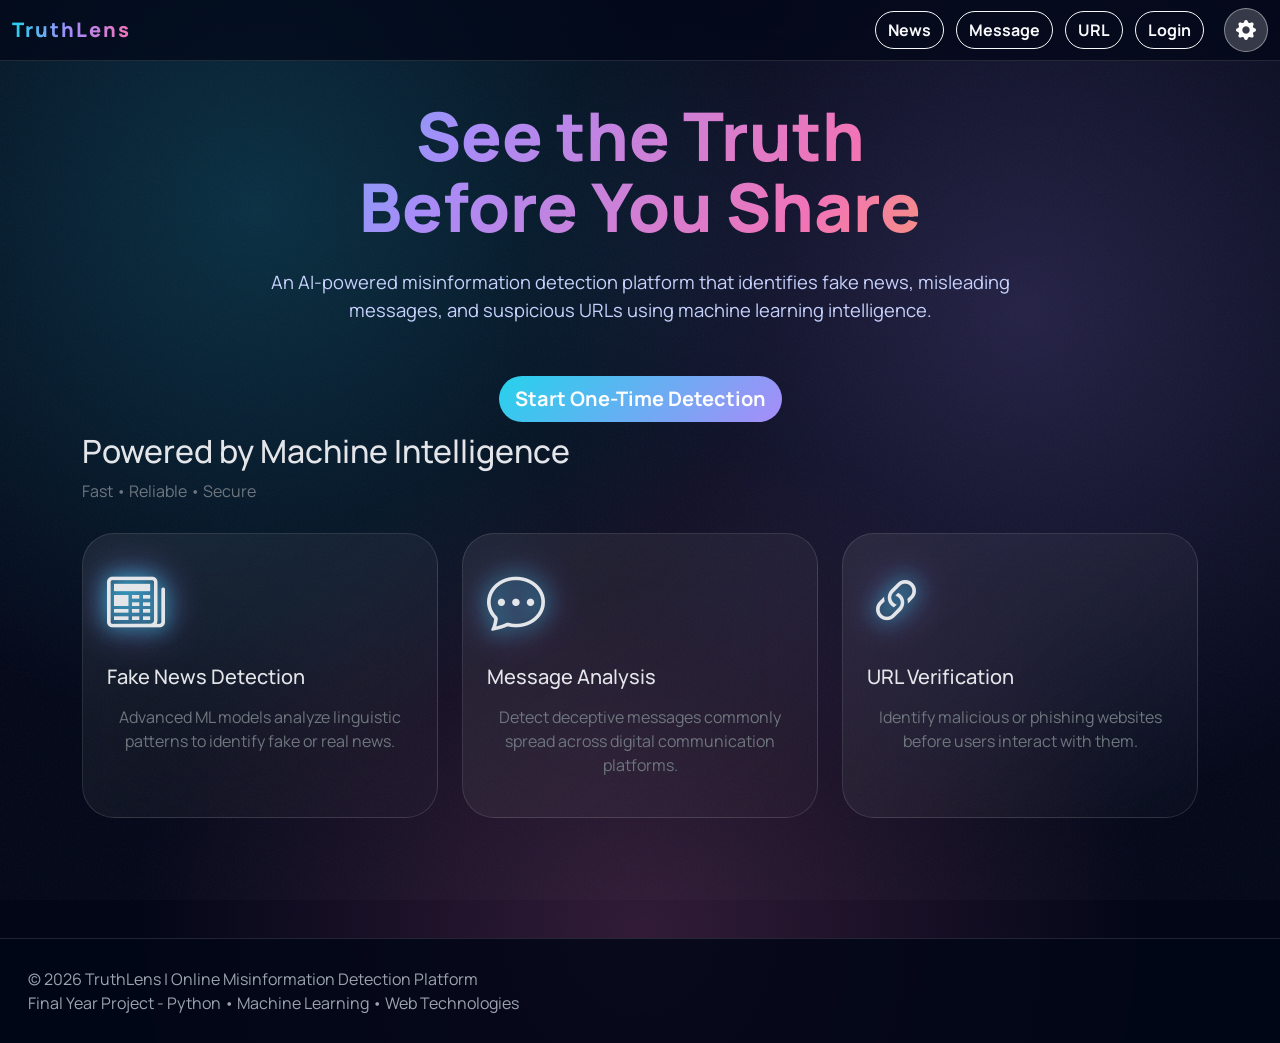
<file: users/index.html>
<!DOCTYPE html>
<html lang="en">

<head>
  <meta charset="UTF-8">
  <title>TruthLens - Misinformation Detection</title>
  <meta name="viewport" content="width=device-width, initial-scale=1">
  <link href="https://cdn.jsdelivr.net/npm/bootstrap-icons/font/bootstrap-icons.css" rel="stylesheet">
  <link href="https://cdn.jsdelivr.net/npm/bootstrap@5.3.2/dist/css/bootstrap.min.css" rel="stylesheet">
  <link href="https://fonts.googleapis.com/css2?family=Manrope:wght@300;400;600;700;800&display=swap" rel="stylesheet">
  <link rel="stylesheet" href="/users/css/style.css">
</head>

<body>
  <!-- NAVBAR -->
  <nav class="navbar navbar-expand-lg fixed-top">
    <div class="container-fluid">

      <div class="nav-left">
        <a class="navbar-brand" href="/">TruthLens</a>
      </div>

      <div class="nav-right">
        <a class="btn btn-outline-light" href="/news">News</a>
        <a class="btn btn-outline-light" href="/message">Message</a>
        <a class="btn btn-outline-light" href="/url">URL</a>
        <a class="btn btn-outline-light" href="/login">Login</a>
        <a class="btn logout-btn" id="logoutBtn" href="#" onclick="logout()" style="display:none;">
          <i class="bi bi-box-arrow-right"></i>Logout
        </a>
        <a href="/settings" class="settings-btn" title="Settings">
          <i class="bi bi-gear-fill"></i>
        </a>
      </div>
    </div>
  </nav>

  <!-- HERO -->
  <section class="hero">
    <div class="container">
      <h1>See the Truth<br>Before You Share</h1>
      <p>
        An AI-powered misinformation detection platform that identifies fake news,
        misleading messages, and suspicious URLs using machine learning intelligence.
      </p>
      <a href="/news" class="btn btn-primary btn-lg mt-4">
        Start One-Time Detection
      </a>
    </div>
  </section>
  <!-- FEATURES -->
  <section class="container">
    <div class="section-title">
      <h2>Powered by <span>Machine Intelligence</span></h2>
      <p class="text-secondary mt-2">Fast • Reliable • Secure</p>
    </div>
    <div class="row g-4">
      <div class="col-md-4">
        <div class="glass p-4 text-center h-100 clickable"
          onclick="openPopup('/news','Fake News Detection','Analyzing news credibility using AI models.')">
          <div class="icon"><i class="bi bi-newspaper"></i></div>
          <h5>Fake News Detection</h5>
          <p class="text-secondary mt-2">
            Advanced ML models analyze linguistic patterns to identify fake or real news.
          </p>
        </div>
      </div>
      <div class="col-md-4">
        <div class="glass p-4 text-center h-100 clickable"
          onclick="openPopup('/message','Message Analysis','Checking deceptive or scam messages.')">
          <div class="icon"><i class="bi bi-chat-dots"></i></div>
          <h5>Message Analysis</h5>
          <p class="text-secondary mt-2">
            Detect deceptive messages commonly spread across digital communication platforms.
          </p>
        </div>
      </div>
      <div class="col-md-4">
        <div class="glass p-4 text-center h-100 clickable"
          onclick="openPopup('/url','URL Verification','Verifying malicious or phishing URLs.')">
          <div class="icon"><i class="bi bi-link-45deg"></i></div>
          <h5>URL Verification</h5>
          <p class="text-secondary mt-2">
            Identify malicious or phishing websites before users interact with them.
          </p>
        </div>
      </div>
    </div>
  </section>
  <!-- POPUP -->
  <div id="popupOverlay" class="popup-overlay">
    <div class="popup-box">
      <h4 id="popupTitle"></h4>
      <p id="popupText" class="mt-3"></p>
      <button class="btn btn-primary mt-4" onclick="goPage()">Proceed</button>
    </div>
  </div>
  <!-- FOOTER -->
  <footer>
    © 2026 TruthLens | Online Misinformation Detection Platform
    <br>
    Final Year Project - Python • Machine Learning • Web Technologies
  </footer>
  <script src="/users/js/main.js"></script>
  
</body>

</html>
</file>
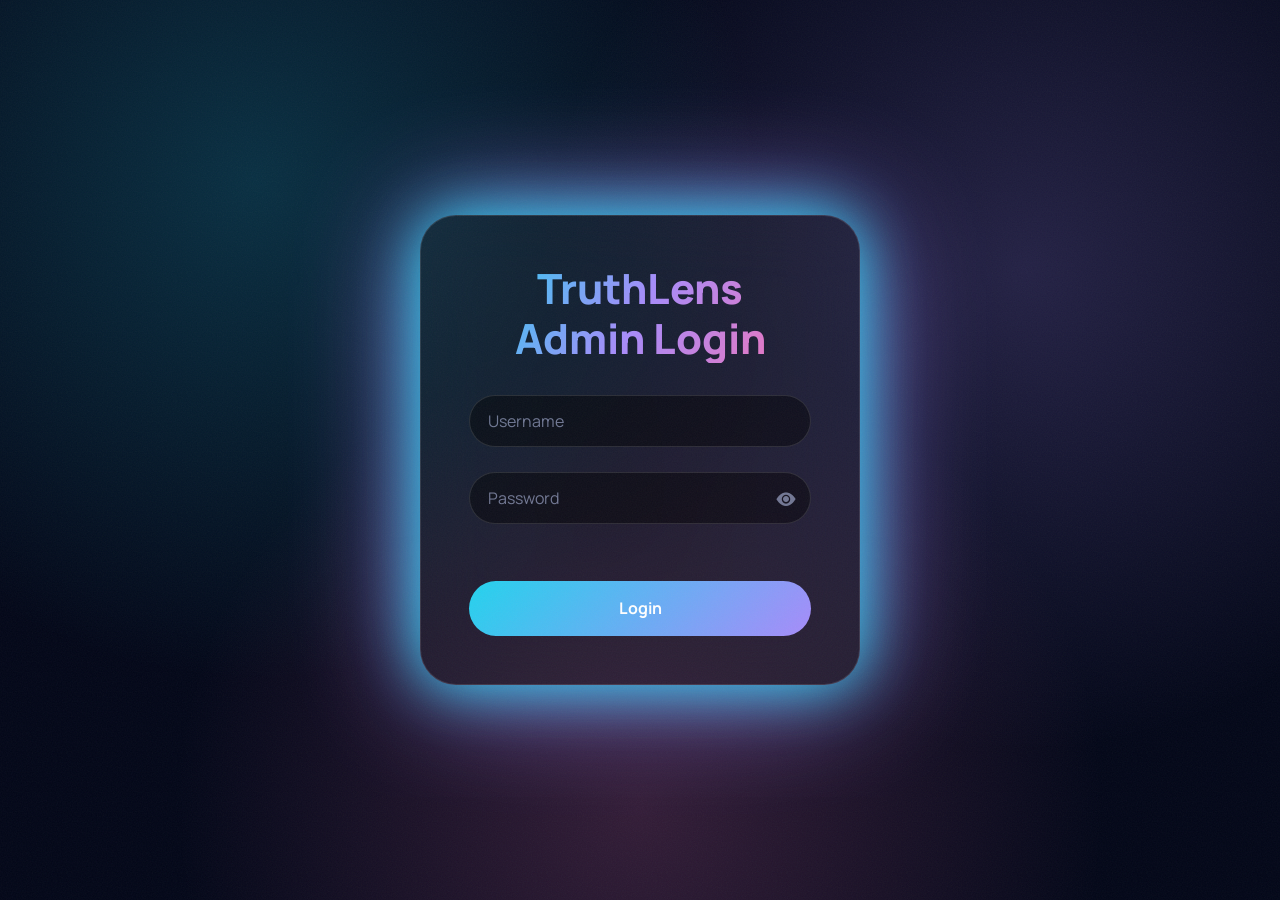
<file: admin/admin-login.html>
<!DOCTYPE html>
<html lang="en">
<head>
  <meta charset="UTF-8">
  <title>Admin Login – TruthLens</title>
  <meta name="viewport" content="width=device-width, initial-scale=1">
  <link rel="stylesheet" href="https://cdn.jsdelivr.net/npm/bootstrap-icons@1.11.1/font/bootstrap-icons.css">
  <link href="https://cdn.jsdelivr.net/npm/bootstrap@5.3.2/dist/css/bootstrap.min.css" rel="stylesheet">
  <link href="https://fonts.googleapis.com/css2?family=Manrope:wght@300;400;600;700;800&display=swap" rel="stylesheet">
  <link rel="stylesheet" href="/admin/css/style.css">
</head>
<body class="login-page admin-login-page">
  <div class="glass-login">
    <h2>TruthLens Admin Login</h2>
    <input type="text" id="admin-username" placeholder="Username" required>
    <div class="password-wrapper mb-3">
      <input type="password" id="admin-password" placeholder="Password" required>
      <i id="togglePassword" class="bi bi-eye-fill password-icon"></i>
    </div>
    <button class="btn btn-primary mt-3 w-100" onclick="adminLogin()">
      Login
    </button> 
  </div>
<script src="/admin/js/admin.js"></script>
</body>
</html>
</file>
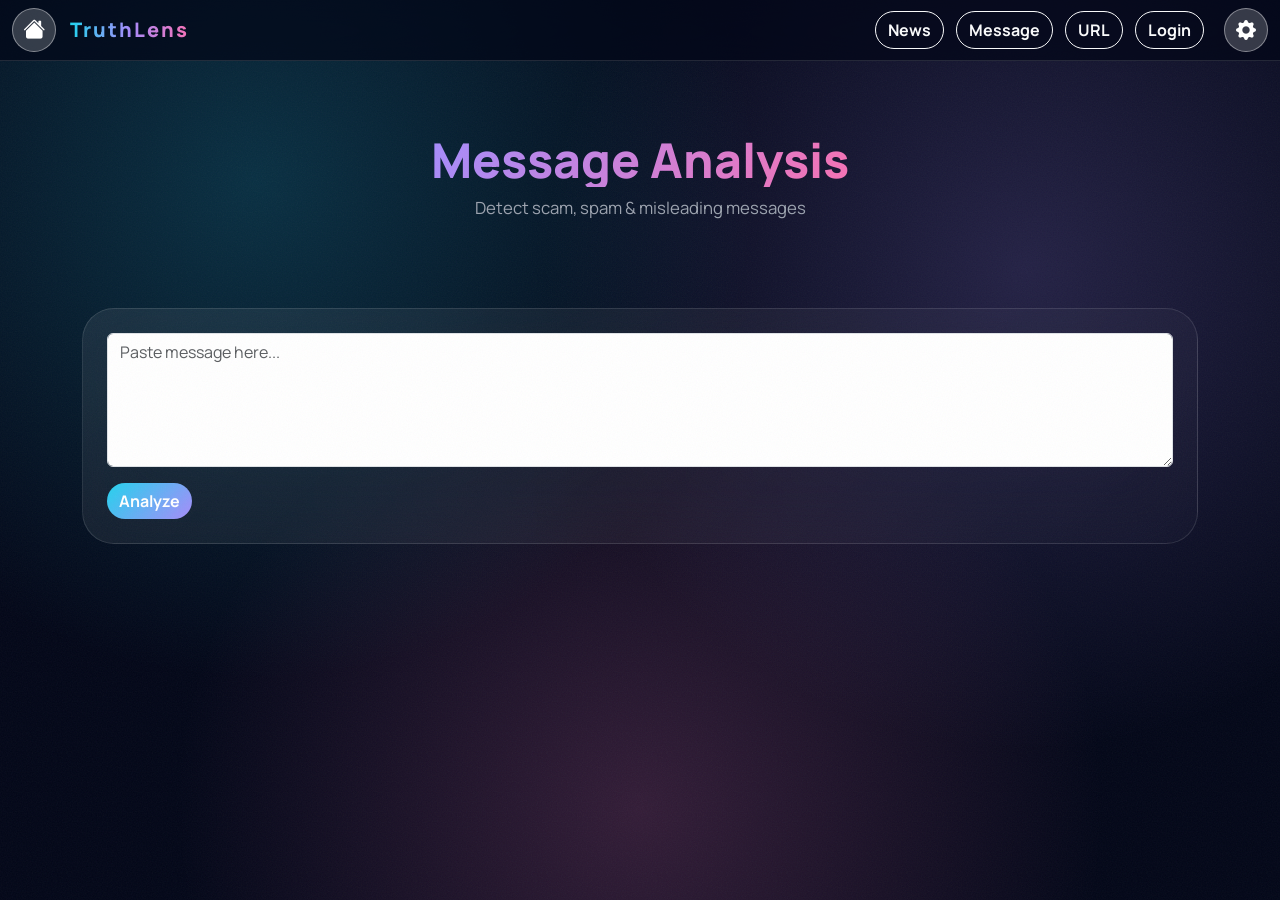
<file: users/message.html>
<!DOCTYPE html>
<html lang="en">

<head>
  <meta charset="UTF-8">
  <title>Message Analysis - TruthLens</title>
  <meta name="viewport" content="width=device-width, initial-scale=1">
  <link href="https://cdn.jsdelivr.net/npm/bootstrap-icons/font/bootstrap-icons.css" rel="stylesheet">
  <link href="https://cdn.jsdelivr.net/npm/bootstrap@5.3.2/dist/css/bootstrap.min.css" rel="stylesheet">
  <link href="https://fonts.googleapis.com/css2?family=Manrope:wght@300;400;600;700;800&display=swap" rel="stylesheet">
  <link rel="stylesheet" href="/users/css/style.css">
</head>

<body class="p-4">
  <nav class="navbar navbar-expand-lg fixed-top">
    <div class="container-fluid">

      <!-- LEFT GROUP -->
      <div class="nav-left">
        <a href="/" class="home-btn" title="Home">
          <i class="bi bi-house-fill"></i>
        </a>

        <a class="navbar-brand" href="/">TruthLens</a>
      </div>


      <!-- RIGHT SIDE -->
      <div class="nav-right">

        <a class="btn btn-outline-light" href="/news">News</a>
        <a class="btn btn-outline-light" href="/message">Message</a>
        <a class="btn btn-outline-light" href="/url">URL</a>
        <a class="btn btn-outline-light" href="/login">Login</a>

        <a class="btn logout-btn" id="logoutBtn" href="#" onclick="logout()" style="display:none;">

          <i class="bi bi-box-arrow-right"></i> Logout
        </a>

        <a href="/settings" class="settings-btn" title="Settings">
          <i class="bi bi-gear-fill"></i>
        </a>
      </div>

    </div>
  </nav>

  <!-- PAGE TITLE -->
  <div class="page-title">
    <h1 class="quantum-title">Message Analysis</h1>
    <p class="quantum-sub">
      Detect scam, spam & misleading messages
    </p>
  </div>

  <div class="container">
    <h1 class="text-center mb-4" style="background:linear-gradient(90deg,var(--neon1),var(--neon2));background-clip: text;   
-webkit-background-clip:text;-webkit-text-fill-color:transparent;">
      Message Analysis
    </h1>

    <div class="glass p-4">
      <textarea id="msg" class="form-control mb-3" rows="5" placeholder="Paste message here..."></textarea>

      <button class="btn btn-primary" onclick="checkMsg()">Analyze</button>
      <div id="alertBox" class="detect-alert"></div>

      <div id="msgResult" class="result"></div>
    </div>
  </div>
  <script src="/users/js/main.js"></script>
</body>

</html>
</file>
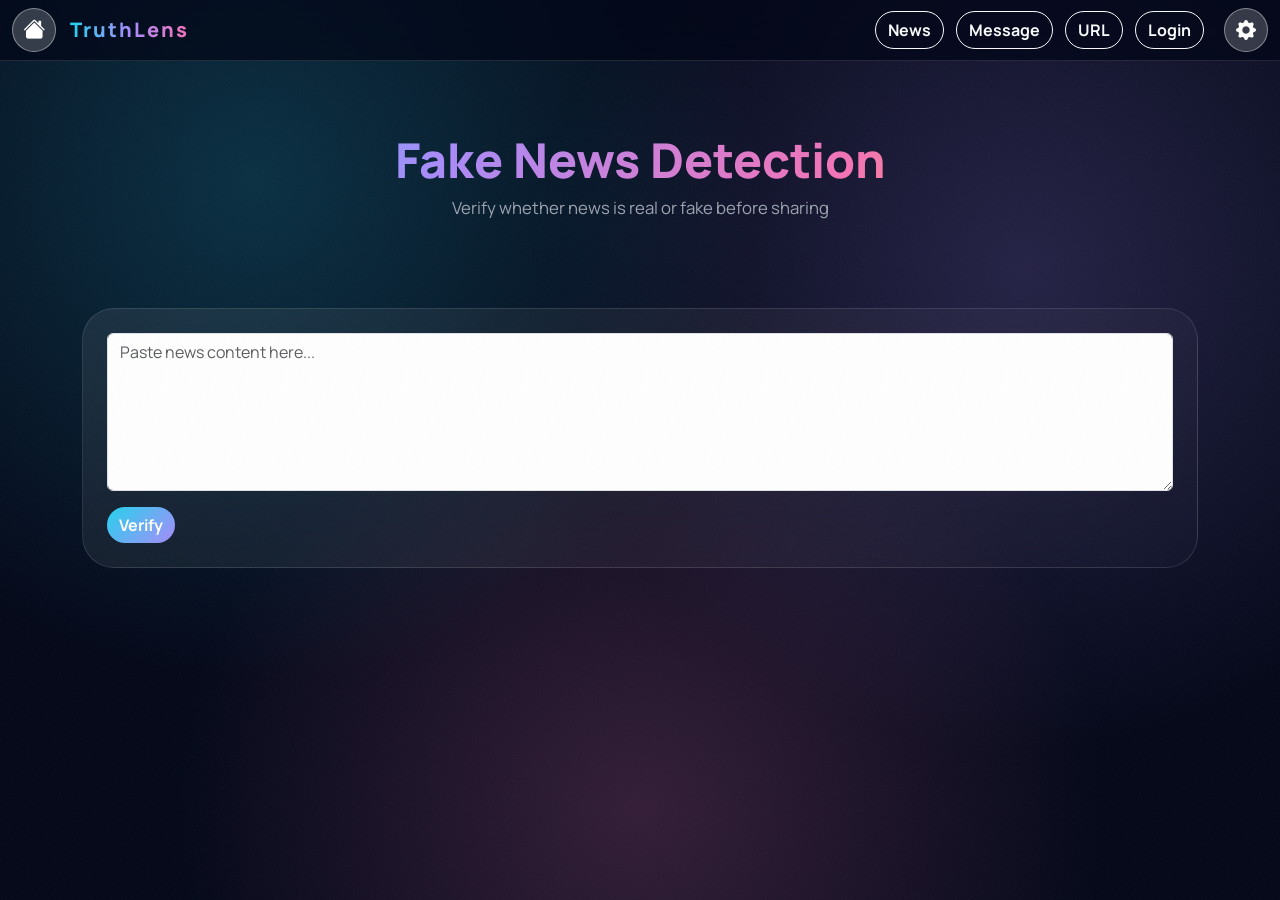
<file: users/news.html>
<!DOCTYPE html>
<html lang="en">

<head>
  <meta charset="UTF-8">
  <title>Fake News Detection - TruthLens</title>
  <meta name="viewport" content="width=device-width, initial-scale=1">
  <link rel="stylesheet" href="https://cdn.jsdelivr.net/npm/bootstrap-icons@1.11.1/font/bootstrap-icons.css">
  <link href="https://cdn.jsdelivr.net/npm/bootstrap@5.3.2/dist/css/bootstrap.min.css" rel="stylesheet">
  <link href="https://fonts.googleapis.com/css2?family=Manrope:wght@300;400;600;700;800&display=swap" rel="stylesheet">
  <link rel="stylesheet" href="/users/css/style.css">
</head>

<body class="p-4">
  <nav class="navbar navbar-expand-lg fixed-top">
    <div class="container-fluid">

      <!-- LEFT GROUP -->
      <div class="nav-left">
        <a href="/" class="home-btn" title="Home">
          <i class="bi bi-house-fill"></i>
        </a>

        <a class="navbar-brand" href="/">TruthLens</a>
      </div>

      <!-- RIGHT SIDE -->
      <div class="nav-right">
        <a class="btn btn-outline-light" href="/news">News</a>
        <a class="btn btn-outline-light" href="/message">Message</a>
        <a class="btn btn-outline-light" href="/url">URL</a>
        <a class="btn btn-outline-light" href="/login">Login</a>

        <a class="btn logout-btn" id="logoutBtn" href="#" onclick="logout()" style="display:none;">

          <i class="bi bi-box-arrow-right"></i> Logout
        </a>

        <a href="/settings" class="settings-btn" title="Settings">
          <i class="bi bi-gear-fill"></i>
        </a>
      </div>

    </div>
  </nav>

  <!-- PAGE TITLE -->
  <div class="page-title">
    <h1 class="quantum-title">Fake News Detection</h1>
    <p class="quantum-sub">
      Verify whether news is real or fake before sharing
    </p>
  </div>


  <div class="container">
    <h1 class="text-center mb-4" style="background:linear-gradient(90deg,var(--neon1),var(--neon2));background-clip: text;   
      -webkit-background-clip:text;-webkit-text-fill-color:transparent;">
      Fake News Detection
    </h1>

    <div class="glass p-4">
      <textarea id="newsText" rows="6" class="form-control mb-3" placeholder="Paste news content here..."></textarea>

      <button class="btn btn-primary" onclick="checkNews()">
        Verify
      </button>
      <div id="alertBox" class="detect-alert"></div>

      <div id="result" class="result"></div>

    </div>
  </div>
  <script src="/users/js/main.js"></script>
</body>

</html>
</file>
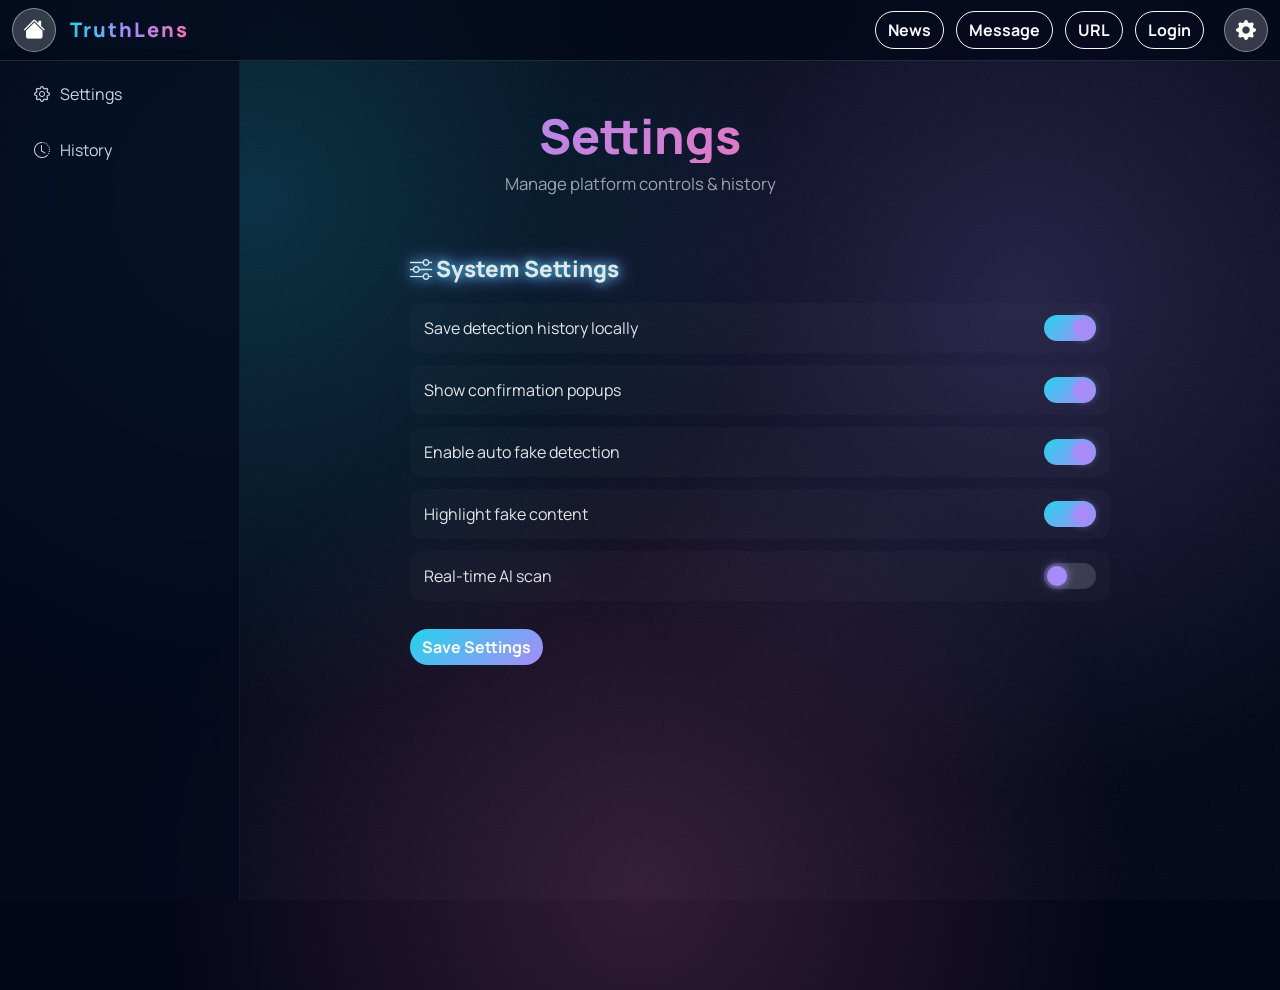
<file: users/settings.html>
<!DOCTYPE html>
<html lang="en">

<head>
  <meta charset="UTF-8">
  <title>Settings - TruthLens</title>
  <meta name="viewport" content="width=device-width, initial-scale=1">
  <link rel="stylesheet" href="https://cdn.jsdelivr.net/npm/bootstrap-icons@1.11.1/font/bootstrap-icons.css">
  <link href="https://cdn.jsdelivr.net/npm/bootstrap@5.3.2/dist/css/bootstrap.min.css" rel="stylesheet">
  <link href="https://fonts.googleapis.com/css2?family=Manrope:wght@300;400;600;700;800&display=swap" rel="stylesheet">
  <link rel="stylesheet" href="/users/css/style.css">
</head>

<body>
  <!-- NAVBAR -->
  <nav class="navbar navbar-expand-lg fixed-top">
    <div class="container-fluid">
      <div class="nav-left">
        <a href="/" class="home-btn">
          <i class="bi bi-house-fill"></i>
        </a>
        <a class="navbar-brand" href="/">TruthLens</a>
      </div>

      <!-- RIGHT SIDE -->
      <div class="nav-right">
        <a class="btn btn-outline-light" href="/news">News</a>
        <a class="btn btn-outline-light" href="/message">Message</a>
        <a class="btn btn-outline-light" href="/url">URL</a>
        <a class="btn btn-outline-light" href="/login">Login</a>
        <a class="btn logout-btn" id="logoutBtn" href="#" onclick="logout()" style="display:none;">
          <i class="bi bi-box-arrow-right"></i> Logout
        </a>
        <a href="/settings?tab=history" class="settings-btn mobile-history-btn" title="History">
          <i class="bi bi-clock-history"></i>
        </a>
        <a href="/settings" class="settings-btn">
          <i class="bi bi-gear-fill"></i>
        </a>
      </div>
    </div>
  </nav>
  <!-- SIDEBAR -->
  <div class="side-menu">
    <a href="#" class="active" onclick="openSettings()">
      <i class="bi bi-gear"></i> Settings
    </a>
    <div class="history-dropdown">
      <div class="history-toggle" onclick="toggleHistoryMenu()">
        <i class="bi bi-clock-history"></i> History
      </div>
      <div class="history-submenu" id="historyMenu">
        <a href="#" onclick="openHistory('message')">Message</a>
        <a href="#" onclick="openHistory('news')">News</a>
        <a href="#" onclick="openHistory('url')">URL</a>
        <a href="#" onclick="openHistory('all')">All</a>
      </div>
    </div>
  </div>
  <!-- PAGE TITLE -->
  <div class="page-title">
    <h1 class="quantum-title">Settings</h1>
    <p class="quantum-sub">Manage platform controls & history</p>
  </div>
  <!-- MAIN CONTENT -->
  <div class="container settings-dashboard">
    <!-- SETTINGS SECTION -->
    <div class="settings-block" id="settingsSection">
      <h3 class="dashboard-heading">
        <i class="bi bi-sliders"></i> System Settings
      </h3>
      <div class="settings-row">
        <label>Save detection history locally</label>
        <label class="switch">
          <input type="checkbox" id="saveHistory" checked>
          <span class="slider"></span>
        </label>
      </div>
      <div class="settings-row">
        <label>Show confirmation popups</label>
        <label class="switch">
          <input type="checkbox" id="showPopup" checked>
          <span class="slider"></span>
        </label>
      </div>
      <div class="settings-row">
        <label>Enable auto fake detection</label>
        <label class="switch">
          <input type="checkbox" id="autoDetect" checked>
          <span class="slider"></span>
        </label>
      </div>
      <div class="settings-row">
        <label>Highlight fake content</label>
        <label class="switch">
          <input type="checkbox" id="highlightFake" checked>
          <span class="slider"></span>
        </label>
      </div>
      <div class="settings-row">
        <label>Real-time AI scan</label>
        <label class="switch">
          <input type="checkbox" id="realTimeScan">
          <span class="slider"></span>
        </label>
      </div>
      <button class="btn btn-primary mt-3" onclick="saveSettings()">
        Save Settings
      </button>
    </div>
    <!-- HISTORY SECTION -->
    <div class="history-section" id="historySection" style="display:none;">
      <h3 class="dashboard-heading">
        <i class="bi bi-clock-history"></i> Detection History
      </h3>
      <div class="history-controls">
        <input type="text" id="historySearch" placeholder="Search history..." onkeyup="searchHistory()"
          class="history-search">
        <button class="btn btn-danger" onclick="deleteAllHistory()">
          Delete All History
        </button>
      </div>
      <div class="history-table">
        <table class="table table-borderless table-hover">
          <thead>
            <tr>
              <th>ID</th>
              <th>Type</th>
              <th>Content</th>
              <th>Time</th>
              <th>Action</th>
            </tr>
          </thead>
          <tbody id="historyList">
          </tbody>
        </table>
      </div>
    </div>
  </div>
  <script src="/users/js/main.js"></script>
</body>

</html>
</file>
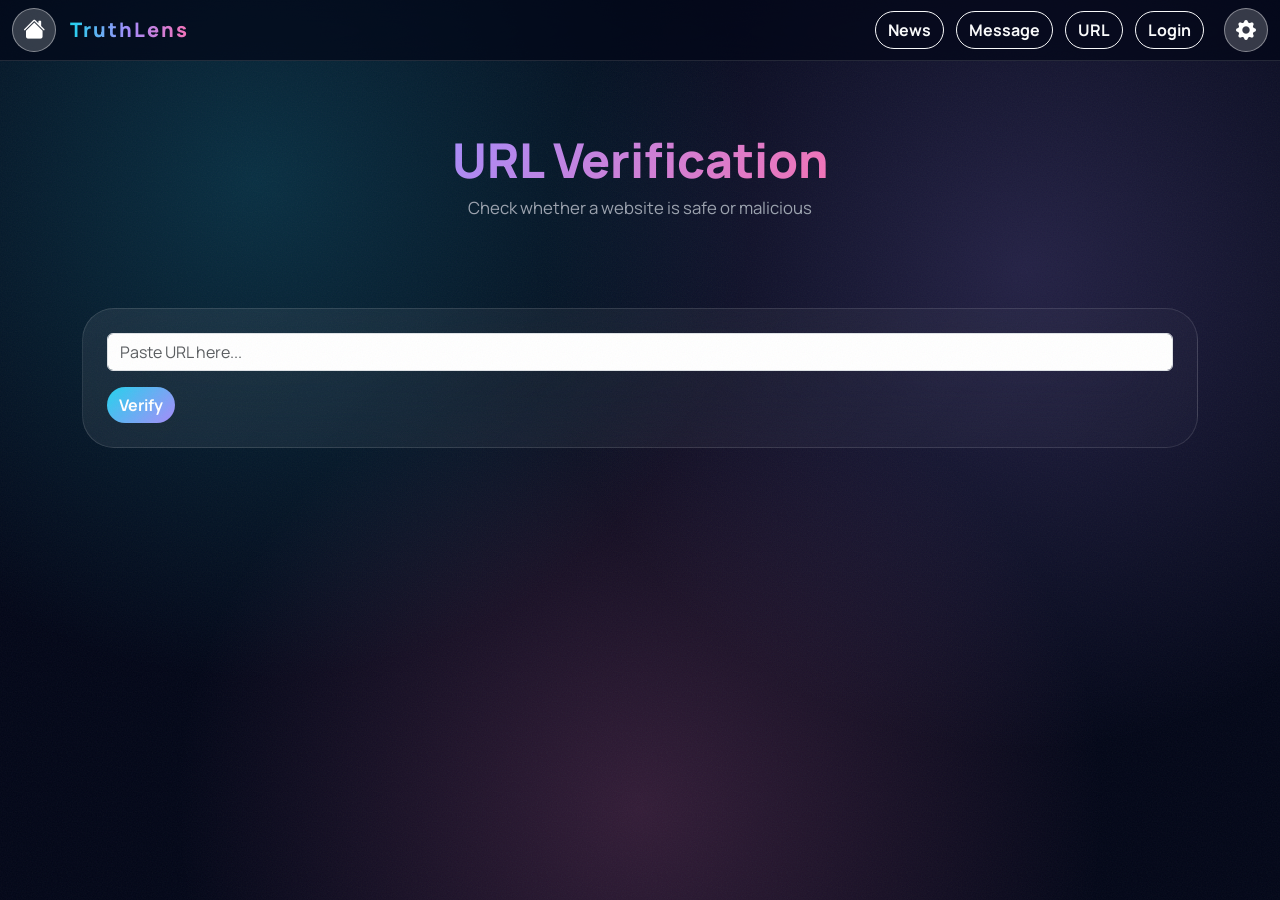
<file: users/url.html>
<!DOCTYPE html>
<html lang="en">

<head>
  <meta charset="UTF-8">
  <title>URL Verification - TruthLens</title>
  <meta name="viewport" content="width=device-width, initial-scale=1">
  <link rel="stylesheet" href="https://cdn.jsdelivr.net/npm/bootstrap-icons@1.11.1/font/bootstrap-icons.css">
  <link href="https://cdn.jsdelivr.net/npm/bootstrap@5.3.2/dist/css/bootstrap.min.css" rel="stylesheet">
  <link href="https://fonts.googleapis.com/css2?family=Manrope:wght@300;400;600;700;800&display=swap" rel="stylesheet">
  <link rel="stylesheet" href="/users/css/style.css">
</head>

<body class="p-4">
  <nav class="navbar navbar-expand-lg fixed-top">
    <div class="container-fluid">

      <!-- LEFT GROUP -->
      <div class="nav-left">
        <a href="/" class="home-btn" title="Home">
          <i class="bi bi-house-fill"></i>
        </a>
        <a class="navbar-brand" href="/">TruthLens</a>
      </div>

      <!-- RIGHT SIDE -->
      <div class="nav-right">
        <a class="btn btn-outline-light" href="/news">News</a>
        <a class="btn btn-outline-light" href="/message">Message</a>
        <a class="btn btn-outline-light" href="/url">URL</a>
        <a class="btn btn-outline-light" href="/login">Login</a>
        <a class="btn logout-btn" id="logoutBtn" href="#" onclick="logout()" style="display:none;">
          <i class="bi bi-box-arrow-right"></i> Logout
        </a>
        <a href="/settings" class="settings-btn" title="Settings">
          <i class="bi bi-gear-fill"></i>
        </a>
      </div>
    </div>
  </nav>

  <!-- PAGE TITLE -->
  <div class="page-title">
    <h1 class="quantum-title">URL Verification</h1>
    <p class="quantum-sub">
      Check whether a website is safe or malicious
    </p>
  </div>

  <div class="container">
    <h1 class="text-center mb-4" style="background:linear-gradient(90deg,var(--neon1),var(--neon2));background-clip: text;   
        -webkit-background-clip:text;-webkit-text-fill-color:transparent;">
      URL Verification
    </h1>

    <div class="glass p-4">
      <input type="text" id="url" class="form-control mb-3" placeholder="Paste URL here...">
      <button class="btn btn-primary" onclick="checkURL()">
        Verify
      </button>
      <div id="alertBox" class="detect-alert"></div>
      <div id="urlResult" class="result"></div>
    </div>
  </div>
  
  <script src="/users/js/main.js"></script>
</body>

</html>
</file>
<file: users/css/style.css>
/* =====================================================
   TRUTHLENS – ULTRA EXTREME QUANTUM / AI CORE UI
   ===================================================== */

:root {
  --bg: #020617;
  --glass: rgba(255, 255, 255, 0.05);
  --border: rgba(255, 255, 255, 0.12);

  --q1: #22d3ee;
  --q2: #a78bfa;
  --q3: #f472b6;
  --q4: #22c55e;
  --q5: #facc15;

  --text: #e5e7eb;
  --muted: #9ca3af;
}

/* ===== RESET ===== */
* {
  margin: 0;
  padding: 0;
  box-sizing: border-box
}

/* ===== BODY ===== */
body {
  font-family: 'Manrope', sans-serif;
  color: var(--text);
  background:
    radial-gradient(circle at 20% 20%, #22d3ee33, transparent 40%),
    radial-gradient(circle at 80% 30%, #a78bfa33, transparent 40%),
    radial-gradient(circle at 50% 90%, #f472b633, transparent 45%),
    linear-gradient(180deg, #020617, #020617);
  min-height: 100vh;
  overflow-x: hidden;
}

/* ===== DIGITAL NOISE ===== */
body::before {
  content: "";
  position: fixed;
  inset: 0;
  background-image: url("data:image/svg+xml,%3Csvg xmlns='http://www.w3.org/2000/svg' width='120' height='120'%3E%3Cfilter id='n'%3E%3CfeTurbulence type='fractalNoise' baseFrequency='0.8' numOctaves='4'/%3E%3C/filter%3E%3Crect width='120' height='120' filter='url(%23n)' opacity='0.05'/%3E%3C/svg%3E");
  pointer-events: none;
  z-index: 999;
}

/* ===== NAVBAR ===== */
/* ===== NAV LEFT GROUP ===== */

.nav-left {
  display: flex;
  align-items: center;
  gap: 14px;
}

/* ===== HOME BUTTON (TOP LEFT FIXED STYLE) ===== */
.home-btn {
  width: 44px;
  height: 44px;
  display: flex;
  align-items: center;
  justify-content: center;

  background: rgba(255, 255, 255, 0.2);
  /* ALWAYS visible */
  border: 1px solid rgba(255, 255, 255, 0.4);
  border-radius: 50%;

  text-decoration: none;
  z-index: 9999;
  /* navbar mela irukka */
}

.home-btn i {
  color: #ffffff !important;
  /* FORCE icon color */
  font-size: 22px;
  opacity: 1;
  visibility: visible;
}

.home-btn:hover {
  background: linear-gradient(135deg, var(--q1), var(--q2));
  box-shadow: 0 0 20px var(--q1);
  transform: scale(1.05);
}



.navbar {
  background: rgba(2, 6, 23, 0.7);
  backdrop-filter: blur(28px);
  border-bottom: 1px solid var(--border);
}

.navbar-brand {
  font-weight: 900;
  letter-spacing: 2px;
  background: linear-gradient(90deg, var(--q1), var(--q2), var(--q3));
  background-clip: text;
  -webkit-background-clip: text;
  -webkit-text-fill-color: transparent;
  animation: brandPulse 3s infinite alternate;
}

.page-title {
  text-align: center;
  margin-top: 90px !important;
  padding-top: 20px !important;
}

.page-title h2 {
  font-size: 32px;
  font-weight: 700;
}

.page-title p {
  color: #9ca3af;
  margin-top: 5px;
}

.quantum-title {
  font-size: 3rem;
  font-weight: 900;
  line-height: 1.1;
  text-align: center;

  background: linear-gradient(120deg,
      var(--q1),
      var(--q2),
      var(--q3),
      var(--q5));
  background-clip: text;
  -webkit-background-clip: text;
  -webkit-text-fill-color: transparent;

  animation: holoText 4s infinite alternate;
}

.quantum-sub {
  text-align: center;
  margin-top: 10px;
  color: #c7d2fe;
  font-size: 1.05rem;
}


/* ===== HERO ===== */
.hero {
  padding-top: 100px !important;
  text-align: center;
  margin-bottom: 10px;
}

.hero h1 {
  font-size: 4.2rem;
  font-weight: 900;
  line-height: 1.05;
  background: linear-gradient(120deg, var(--q1), var(--q2), var(--q3), var(--q5));
  background-clip: text;
  -webkit-background-clip: text;
  -webkit-text-fill-color: transparent;
  animation: holoText 4s infinite alternate;
}

.hero p {
  max-width: 780px;
  margin: 28px auto;
  font-size: 1.15rem;
  color: #c7d2fe;
}

/* ===== BUTTON ===== */
.btn {
  border-radius: 999px;
  font-weight: 700;
  position: relative;
  overflow: hidden;
  transition: all .35s ease;
}

.btn-primary {
  background: linear-gradient(135deg, var(--q1), var(--q2));
  border: none;
}

.btn::after {
  content: "";
  position: absolute;
  inset: -2px;
  background: conic-gradient(from 0deg, var(--q1), var(--q2), var(--q3), var(--q1));
  opacity: 0;
  filter: blur(18px);
  z-index: -1;
}

.btn:hover::after {
  opacity: 1
}

.btn:hover {
  transform: translateY(-4px) scale(1.07);
  box-shadow: 0 0 40px var(--q1), 0 0 80px var(--q2);
}

/* ===== GLASS CARD – QUANTUM ===== */

.glass {
  background: linear-gradient(135deg, rgba(255, 255, 255, .08), rgba(255, 255, 255, .02));
  border: 1px solid var(--border);
  backdrop-filter: blur(32px);
  border-radius: 32px;
  padding: 32px;
  position: relative;
  overflow: hidden;
  transition: all .45s cubic-bezier(.4, 0, .2, 1);
}

.glass::before {
  content: "";
  position: absolute;
  inset: 0;
  background: linear-gradient(120deg, transparent, rgba(255, 255, 255, .25), transparent);
  transform: translateX(-120%);
}

.glass:hover::before {
  transform: translateX(120%);
  transition: 1s;
}

.glass:hover {
  transform: translateY(-16px) scale(1.05);
  box-shadow: 0 0 60px var(--q1), 0 0 120px var(--q2);
}

/* CLICK CURSOR */
.clickable {
  cursor: pointer;
}

/* POPUP STYLE */
.popup-overlay {
  position: fixed;
  inset: 0;
  background: rgba(0, 0, 0, .75);
  display: none;
  align-items: center;
  justify-content: center;
  z-index: 9999;
}

.popup-box {
  background: linear-gradient(135deg, #0f172a, #020617);
  padding: 32px;
  border-radius: 28px;
  width: 380px;
  text-align: center;
  color: #fff;
  box-shadow: 0 0 60px var(--q1), 0 0 120px var(--q2);
  animation: popupIn .4s ease;
}

@keyframes popupIn {
  from {
    transform: scale(.7);
    opacity: 0
  }

  to {
    transform: scale(1);
    opacity: 1
  }
}


/* ===== ICON ===== */
.icon {
  font-size: 58px;
  margin-bottom: 20px;
  text-shadow: 0 0 20px var(--q1), 0 0 40px var(--q2);
}

/* ===== INPUTS ===== */
input,
textarea {
  background: rgba(0, 0, 0, .45);
  border: 1px solid var(--border);
  border-radius: 16px;
  color: var(--text);
  padding: 14px 16px;
}

input:focus,
textarea:focus {
  outline: none;
  border-color: var(--q1);
  box-shadow: 0 0 25px var(--q1), inset 0 0 12px #22d3ee44;
}

::placeholder {
  color: #c7d2fe88
}

/* ===== RESULT ===== */
.result {
  margin-top: 24px;
  padding: 22px;
  border-radius: 18px;
  display: none;
  animation: quantumPop .4s ease;
}

.fake {
  background: linear-gradient(135deg, #7f1d1d, #dc2626);
  box-shadow: 0 0 40px #dc2626aa;
}

.real {
  background: linear-gradient(135deg, #064e3b, #22c55e);
  box-shadow: 0 0 40px #22c55eaa;
}

/* ===== LOGIN ===== */
.login-page {
  min-height: 100vh;
  display: flex;
  justify-content: center;
  align-items: center;
}

.glass-login {
  max-width: 440px;
  width: 100%;
  padding: 48px;
  border-radius: 36px;
  background: var(--glass);
  border: 1px solid var(--border);
  backdrop-filter: blur(34px);
  text-align: center;
  box-shadow: 0 0 60px var(--q1), 0 0 120px var(--q2);
}

/* ===== LOGIN INPUT SIZE FIX (NO VARIATION) ===== */

.glass-login input,
.glass-login button {
  width: 100%;
  height: 52px;
  border-radius: 999px;
}

.glass-login input {
  padding: 0 18px;
  font-size: 1rem;
  line-height: 52px;
  margin-bottom: 25px;
}

.glass-login button {
  line-height: 52px;
  padding: 0;
}

/* remove bootstrap form-control influence if any */
.glass-login input.form-control {
  all: unset;
}

/* ===== FOOTER ===== */
footer {
  margin-top: 120px;
  padding: 28px;
  background: rgba(2, 6, 23, .85);
  border-top: 1px solid var(--border);
  color: var(--muted);
}

/* ===== ANIMATIONS ===== */
@keyframes holoText {
  from {
    text-shadow: 0 0 20px var(--q1);
  }

  to {
    text-shadow: 0 0 45px var(--q3);
  }
}

@keyframes brandPulse {
  from {
    filter: drop-shadow(0 0 8px var(--q1))
  }

  to {
    filter: drop-shadow(0 0 18px var(--q3))
  }
}

@keyframes quantumPop {
  from {
    transform: scale(.9);
    opacity: 0
  }

  to {
    transform: scale(1);
    opacity: 1
  }
}

/* ===== DETECTION ALERT EFFECT ===== */

.detect-alert {
  margin-top: 25px;
  padding: 22px 26px;
  border-radius: 18px;
  font-size: 1rem;
  font-weight: 500;
  display: none;
  animation: slideFade .45s ease;
}

.detect-alert.fake {
  background: linear-gradient(135deg, #7f1d1d, #dc2626);
  box-shadow: 0 0 35px #dc2626aa;
  color: #fff;
}

.detect-alert.real {
  background: linear-gradient(135deg, #064e3b, #22c55e);
  box-shadow: 0 0 35px #22c55eaa;
  color: #fff;
}

.detect-alert b {
  font-size: 1.1rem;
}

@keyframes slideFade {
  from {
    opacity: 0;
    transform: translateY(18px) scale(.96);
  }

  to {
    opacity: 1;
    transform: translateY(0) scale(1);
  }
}

/* ===== SETTINGS BUTTON (HOME BUTTON STYLE) ===== */
.settings-btn {
  width: 44px;
  height: 44px;
  display: flex;
  align-items: center;
  justify-content: center;
  margin-top: 0;
  background: rgba(255, 255, 255, 0.2);
  border: 1px solid rgba(255, 255, 255, 0.4);
  border-radius: 50%;
  text-decoration: none;
  margin-left: 8px;
  z-index: 9999;
  transition: transform .2s ease, box-shadow .2s ease, background .2s ease;
}

.settings-btn i {
  color: #ffffff;
  font-size: 20px;
}

.settings-btn:hover {
  background: linear-gradient(135deg, var(--q2), var(--q3));
  box-shadow: 0 0 20px var(--q2);
  transform: scale(1.08);
}

.nav-right {
  display: flex !important;
  align-items: center;
  gap: 12px;
  margin-left: auto;
}

/* ===== SETTINGS PAGE CARD ALIGN FIX ===== */

.glass {
  display: flex;
  flex-direction: column;
  align-items: flex-start;
}

.glass h4 {
  width: 100%;
  margin-bottom: 16px;
}

.glass .form-check {
  display: flex;
  align-items: center;
  gap: 10px;
}

.glass .form-check-label {
  margin-bottom: 0;
  cursor: pointer;
}

.glass .btn-primary {
  align-self: flex-start;
}

.glass .d-flex {
  width: 100%;
}

#historyList p {
  margin: 0;
  opacity: 0.75;
}

/* SETTINGS PAGE */

.settings-page {
  background: radial-gradient(circle at top, #0a0f2c, #020617);
  min-height: 100vh;
  color: white;
}

/* NAV BUTTONS */

.nav-btn {
  margin-left: 10px;
  padding: 8px 18px;
  border-radius: 30px;
  border: 1px solid rgba(255, 255, 255, 0.2);
  color: white;
  text-decoration: none;
  transition: 0.3s;
}

.nav-btn:hover {
  background: linear-gradient(45deg, #5efce8, #736efe);
  box-shadow: 0 0 15px #7c8dff;
  color: white;
}

.active-nav {
  background: linear-gradient(45deg, #5efce8, #736efe);
}

/* DASHBOARD HEADER */

.dashboard-header {
  margin-top: 60px;
}

.dashboard-title {
  font-size: 48px;
  font-weight: 700;
  background: linear-gradient(to right, #6dd5ed, #c77dff);
  background-clip: text;
  -webkit-background-clip: text;
  color: transparent;
  text-shadow: 0 0 20px rgba(120, 120, 255, 0.5);
}

.dashboard-sub {
  opacity: 0.7;
}

/* SETTINGS */

.settings-container {
  margin-top: 60px;
  max-width: 900px;
}

.section-title {
  margin-bottom: 30px;
}

/* Settings row styling */
.settings-row {
  display: flex;
  justify-content: space-between;
  align-items: center;
  padding: 12px 14px;
  margin-bottom: 12px;
  background: rgba(255, 255, 255, 0.02);
  border-radius: 12px;
  transition: 0.25s;
}

.settings-row:hover {
  background: rgba(255, 255, 255, 0.05);
  box-shadow: 0 0 12px var(--q1);
}

/* Hide default checkbox */
.settings-row input[type="checkbox"] {
  display: none;
}

/* Toggle Switch */
.switch {
  position: relative;
  display: inline-block;
  width: 52px;
  height: 26px;
}

/* Hide checkbox */
.switch input {
  opacity: 0;
  width: 0;
  height: 0;
}

/* Slider */
.slider {
  position: absolute;
  cursor: pointer;
  inset: 0;
  background: rgba(255, 255, 255, 0.15);
  border-radius: 50px;
  transition: 0.3s;
}

/* Circle */
.slider::before {
  content: "";
  position: absolute;
  height: 20px;
  width: 20px;
  left: 3px;
  top: 3px;
  background: #a78bfa;
  border-radius: 50%;
  transition: 0.3s;
  box-shadow: 0 0 10px #a78bfa;
}

/* ON state */
.switch input:checked+.slider {
  background: linear-gradient(135deg, #22d3ee, #a78bfa);
}

.switch input:checked+.slider::before {
  transform: translateX(26px);
}

/* Slider container */
/* 
/* SAVE BUTTON */

.save-btn {
  margin-top: 35px;
  padding: 12px 28px;
  border: none;
  border-radius: 30px;
  background: linear-gradient(45deg, #5efce8, #736efe);
  color: white;
  font-weight: 600;
  transition: 0.3s;
}

.save-btn:hover {
  transform: scale(1.05);
  box-shadow: 0 0 18px #7c8dff;
}

/* SETTINGS DASHBOARD */

.dashboard-heading {
  font-weight: 800;
  margin-bottom: 20px;
  font-size: 1.4rem;
  text-shadow: 0 0 10px var(--q1), 0 0 20px var(--q2);
}

.settings-dashboard {
  margin-top: 20px !important;
  max-width: 1000px;
  margin: 0 auto;
  padding-top: 40px;
  margin-left: 260px;
}

.settings-block {
  width: 100%;
  max-width: 700px;
  margin: 0 auto;
}

.side-menu {
  position: fixed;
  top: 50px;
  left: 0;

  width: 240px;
  height: calc(100vh - 50px);

  padding: 20px;

  display: flex;
  flex-direction: column;
  gap: 8px;

  background: rgba(5, 10, 30, .75);

  border-right: 1px solid rgba(255, 255, 255, .05);

  backdrop-filter: blur(16px);

  z-index: 999;
}

.side-title {
  font-weight: 700;
  margin-bottom: 20px;
  color: var(--muted);
  font-size: 14px;
}

.side-menu a {
  display: flex;
  align-items: center;
  gap: 10px;
  padding: 12px 14px;
  border-radius: 12px;
  color: #cbd5e1;
  text-decoration: none;
  transition: 0.25s;
}

/* NORMAL BUTTON HOVER (History working style) */
.side-menu a:hover {
  background: linear-gradient(135deg, var(--q2), var(--q3));
  color: #fff;
  box-shadow: 0 0 20px var(--q1), 0 0 40px var(--q2) !important;
}

/* ACTIVE PAGE */
.side-menu a.active {
  background: transparent;
}

/* HOVER FOR SETTINGS (FORCE CHANGE) */
.side-menu a.active:hover {
  background: linear-gradient(135deg, var(--q2), var(--q3)) !important;
  box-shadow: 0 0 20px var(--q1), 0 0 40px var(--q2) !important;
  transform: translateX(5px);
}

/* HISTORY MENU */

.history-toggle {
  display: flex;
  align-items: center;
  /* vertical center */
  justify-content: flex-start;
  /* icon left, text next */
  gap: 10px;
  /* icon-text gap */
  padding: 12px 14px;
  border-radius: 12px;
  cursor: pointer;
  color: #cbd5e1;
  position: relative;
  transition: all 0.25s ease;
}

/* Hover effect: full background + glow + thoda move */
.history-toggle:hover,
.history-toggle.active {
  background: linear-gradient(135deg, var(--q2), var(--q3));
  color: #fff;
  box-shadow: 0 0 20px var(--q1), 0 0 40px var(--q2);
}

/* Submenu container */
.history-submenu {
  display: none;
  flex-direction: column;
  margin-top: 6px;
  width: 100%;
  padding: 0;
}

/* Show submenu */
.history-submenu.open {
  display: flex;
}

/* Submenu links */
.history-submenu a {
  width: 100%;
  padding: 10px 0;
  text-decoration: none;
  color: #cbd5e1;
  text-align: center;
  /* center text */
  display: block;
  transition: 0.25s;
}

/* Full width hover */
.history-submenu a:hover {
  background: linear-gradient(135deg, var(--q2), var(--q3));
  color: #fff;
}

/* Divider */
.history-submenu a:not(:last-child) {
  border-bottom: 1px solid rgba(255, 255, 255, 0.08);
}

.history-controls {
  display: flex;
  align-items: center;
  gap: 12px;
  flex-wrap: wrap;
  margin-bottom: 15px;
}

.history-search {
  flex: 1;
  min-width: 220px;
  padding: 10px 14px;
  border-radius: 10px;
  border: none;
  outline: none;
  background: rgba(255, 255, 255, 0.05);
  color: white;
}

.history-controls .btn {
  white-space: nowrap;
}

/* ===== HISTORY TABLE TRANSPARENT ===== */

.history-table table {
  background: transparent !important;
  border-collapse: collapse;
}

.history-table thead {
  background: transparent !important;
}

.history-table tbody tr {
  background: transparent !important;
  border-bottom: 1px solid rgba(255, 255, 255, 0.08);
}

.history-table th {
  background: transparent !important;
  color: #cbd5e1;
  font-weight: 600;
}

.history-table td {
  background: transparent !important;
  color: #e5e7eb;
}

.history-table tbody tr:hover {
  background: rgba(255, 255, 255, 0.04) !important;
}

/* ===== SIDEBAR BUTTON STYLE ===== */
.sidebar-btn {
  display: flex;
  align-items: center;
  gap: 8px;
  padding: 10px 14px;
  border-radius: 12px;
  color: #ffffff;
  text-decoration: none;
  transition: all 0.25s ease;
  background: rgba(255, 255, 255, 0.02);
  margin-top: 8px;
}

.sidebar-btn:hover {
  background: rgba(255, 255, 255, 0.05);
  box-shadow: 0 0 12px var(--q1);
  color: var(--q1);
}

/* Password toggle styling */
.password-wrapper {
  position: relative;
  width: 100%;
}

.password-wrapper input {
  width: 100%;
  padding-right: 48px;
  /* space for the eye icon */
}

.password-icon {
  position: absolute;
  right: 16px;
  top: 35%;
  transform: translateY(-50%);
  cursor: pointer;
  color: #c7d2fe88;
  font-size: 1.2rem;
  transition: color 0.25s ease;
}

.password-icon:hover {
  color: #ffffff;
}

.logout-btn {
  border: 1px solid #ff4d6d;
  color: #ff4d6d;
  border-radius: 30px;
  padding: 8px 18px;
  transition: 0.3s;
}

.logout-btn:hover {
  background: #ff4d6d;
  color: white;
}

/* =====================================================
   TABLET RESPONSIVE
===================================================== */

@media (max-width: 991px) {

  .hero h1{
    font-size:3rem;
  }

  .hero p{
    font-size:1rem;
  }

  .settings-dashboard{
    margin-left:0;
    padding:30px 20px;
  }

  .side-menu{
    width:220px;
  }

  .glass{
    padding:24px;
  }

  .quantum-title{
    font-size:2.4rem;
  }

}


/* =====================================================
   MOBILE RESPONSIVE
===================================================== */

@media (max-width:768px){

  /* NAVBAR */

  .navbar{
    padding:10px 12px;
  }

  .navbar-brand{
    font-size:1.2rem;
  }

  .home-btn,
  .settings-btn{
    width:40px;
    height:40px;
  }

  /* HIDE DESKTOP NAV BUTTONS */

  .nav-right .btn-outline-light,
  .logout-btn{
    display:none;
  }

  /* HERO */

  .hero{
    padding-top:120px !important;
    padding-left:15px;
    padding-right:15px;
  }

  .hero h1{
    font-size:2.2rem;
    line-height:1.2;
  }

  .hero p{
    font-size:0.95rem;
  }

  /* FEATURE CARDS */

  .glass{
    padding:22px;
  }

  .glass:hover{
    transform:none;
  }

  .icon{
    font-size:42px;
  }

  .page-title{
    margin-top:90px !important;
  }

  .quantum-title{
    font-size:2rem;
  }

  .quantum-sub{
    font-size:.9rem;
  }

  textarea,
  input{
    font-size:16px;
  }

  .glass-login{
    width:92%;
    padding:30px 22px;
  }

  footer{
    text-align:center;
    font-size:13px;
  }

}


/* =====================================================
   MOBILE SIDEBAR
===================================================== */

.mobile-menu-btn{
  display:none;
}

@media(max-width:768px){

  .mobile-menu-btn{
    display:flex;
    width:42px;
    height:42px;
    border-radius:50%;
    align-items:center;
    justify-content:center;
    background:rgba(255,255,255,.15);
    color:white;
    border:1px solid rgba(255,255,255,.25);
    font-size:20px;
  }

  .side-menu{
    position:fixed;
    left:-280px;
    top:0;
    width:260px;
    height:100vh;
    z-index:9999;
    transition:.35s;
  }

  .side-menu.show{
    left:0;
  }

}


/* =====================================================
   MOBILE NAVIGATION BUTTONS
===================================================== */

.mobile-nav{
  display:none;
}

@media(max-width:768px){

  .mobile-nav{
    display:flex;
    flex-direction:column;
    gap:12px;
    margin-top:20px;
  }

  .mobile-nav a{
    width:100%;
    text-align:center;
    padding:14px;
    border-radius:14px;

    background:linear-gradient(
      135deg,
      var(--q1),
      var(--q2)
    );

    color:#fff;
    text-decoration:none;
    font-weight:700;

    box-shadow:
      0 0 15px rgba(34,211,238,.4);
  }

}


/* =====================================================
   MOBILE FLOATING BUTTONS
===================================================== */

.mobile-shortcuts{
  display:none;
}

@media(max-width:768px){

  .mobile-shortcuts{
    display:flex;
    position:fixed;
    bottom:20px;
    left:50%;
    transform:translateX(-50%);
    gap:12px;
    z-index:9999;
  }

  .mobile-shortcuts a{
    width:52px;
    height:52px;
    border-radius:50%;

    display:flex;
    align-items:center;
    justify-content:center;

    color:white;
    text-decoration:none;

    background:linear-gradient(
      135deg,
      var(--q2),
      var(--q3)
    );

    box-shadow:
      0 0 20px var(--q2);
  }

}
.mobile-history-btn{
    display:flex;
}

@media (min-width:769px){
    .mobile-history-btn{
        display:none !important;
    }
}
</file>
<file: admin/css/style.css>
/* ================= ADMIN NEON GLASS / CYBERPUNK ================= */
:root {
  --bg: #020617;
  --glass: rgba(255, 255, 255, 0.05);
  --border: rgba(255, 255, 255, 0.12);

  --q1: #22d3ee;
  --q2: #a78bfa;
  --q3: #f472b6;
  --q4: #22c55e;
  --q5: #facc15;

  --text: #e5e7eb;
  --muted: #9ca3af;
}

* {
  margin: 0;
  padding: 0;
  box-sizing: border-box;
  font-family: 'Manrope', sans-serif;
}

body {
  background:
    radial-gradient(circle at 20% 20%, #22d3ee33, transparent 40%),
    radial-gradient(circle at 80% 30%, #a78bfa33, transparent 40%),
    radial-gradient(circle at 50% 90%, #f472b633, transparent 45%),
    linear-gradient(180deg, var(--bg), var(--bg));
  color: var(--text);
  min-height: 100vh;
  overflow-x: hidden;
}

/* ===== NAVBAR ===== */
.navbar {
  position: fixed;
  top: 0;
  left: 0;
  width: 100%;
  height: 70px;
  background: rgba(2, 6, 23, 0.7);
  backdrop-filter: blur(28px);
  border-bottom: 1px solid var(--border);
  display: flex;
  align-items: center;
  padding: 0 25px;
  font-weight: 900;
  font-size: 22px;
  letter-spacing: 2px;
  background: linear-gradient(90deg, var(--q1), var(--q2), var(--q3));
  background-clip: text;
  -webkit-background-clip: text;
  color: transparent;
  text-shadow: 0 0 20px rgba(120, 120, 255, 0.5);
  z-index: 1000;
  animation: brandPulse 3s infinite alternate;
}

/* ===== SIDEBAR ===== */
.admin-sidebar,
.sidebar {
  position: fixed;
  top: 70px;
  left: 0;
  width: 240px;
  height: calc(100vh - 70px);
  background: rgba(5, 10, 30, 0.75);
  backdrop-filter: blur(14px);
  border-right: 1px solid rgba(255, 255, 255, 0.05);
  padding: 20px;
  display: flex;
  flex-direction: column;
  gap: 10px;
  z-index: 999;
}

.admin-sidebar a,
.sidebar a {
  display: flex;
  align-items: center;
  gap: 12px;
  padding: 14px 16px;
  border-radius: 14px;
  color: #cbd5e1;
  text-decoration: none;
  transition: all 0.25s ease;
}

.admin-sidebar a:hover,
.sidebar a:hover {
  background: linear-gradient(135deg, var(--q2), var(--q3));
  color: #fff;
  text-shadow: 0 0 10px var(--q1), 0 0 20px var(--q2);
  box-shadow: 0 0 20px var(--q1), 0 0 40px var(--q2);
  transform: translateX(5px);
}

/* ===== MAIN ===== */
.main {
  margin-left: 260px;
  padding: 100px 30px 50px;
}

.dashboard-title {
  font-size: 48px;
  font-weight: 700;
  background: linear-gradient(90deg, var(--q1), var(--q2), var(--q3));
  background-clip: text;
  -webkit-background-clip: text;
  color: transparent;
  text-shadow: 0 0 20px rgba(120, 120, 255, 0.5);
  margin-bottom: 10px;
}

.dashboard-sub {
  color: var(--muted);
  margin-bottom: 40px;
}

/* ===== GLASS CARDS ===== */
.cards {
  display: grid;
  grid-template-columns: repeat(auto-fit, minmax(200px, 1fr));
  gap: 20px;
}

.glass-card {
  background: linear-gradient(135deg, rgba(255, 255, 255, 0.08), rgba(255, 255, 255, 0.02));
  border: 1px solid var(--border);
  backdrop-filter: blur(32px);
  border-radius: 32px;
  padding: 30px;
  transition: all 0.45s ease;
  text-align: center;
}

.glass-card:hover {
  transform: translateY(-16px) scale(1.05);
  box-shadow: 0 0 60px var(--q1), 0 0 120px var(--q2);
}

.glass-card .icon {
  font-size: 50px;
  margin-bottom: 15px;
  text-shadow: 0 0 20px var(--q1), 0 0 40px var(--q2);
}

.glass-card h3 {
  font-size: 16px;
  color: var(--muted);
}

.glass-card h2 {
  font-size: 28px;
  margin-top: 8px;
}

/* ===== BUTTONS ===== */
.btn-primary {
  border-radius: 999px;
  font-weight: 700;
  padding: 14px 28px;
  background: linear-gradient(135deg, var(--q1), var(--q2));
  color: #fff;
  border: none;
  position: relative;
  overflow: hidden;
  transition: all 0.35s ease;
}

.btn-primary:hover {
  transform: translateY(-4px) scale(1.07);
  box-shadow: 0 0 40px var(--q1), 0 0 80px var(--q2);
}

.settings-block {
  margin-top: 15px;
}

.settings-row {
  display: flex;
  justify-content: space-between;
  align-items: center;
  margin: 10px 0;
}

.switch {
  position: relative;
  display: inline-block;
  width: 50px;
  height: 24px;
}

.switch input { display:none; }

.slider {
  position: absolute;
  cursor: pointer;
  top:0; left:0;
  right:0; bottom:0;
  background-color:#ccc;
  transition: .4s;
  border-radius: 24px;
}

.slider:before {
  position: absolute;
  content:"";
  height: 18px;
  width: 18px;
  left: 3px;
  bottom: 3px;
  background-color:white;
  transition:.4s;
  border-radius:50%;
}

input:checked + .slider {
  background-color: #22d3ee;
}

input:checked + .slider:before {
  transform: translateX(26px);
}
@keyframes popupIn {
  from {
    transform: scale(.7);
    opacity: 0;
  }

  to {
    transform: scale(1);
    opacity: 1;
  }
}

@keyframes brandPulse {
  from {
    filter: drop-shadow(0 0 8px var(--q1));
  }

  to {
    filter: drop-shadow(0 0 18px var(--q3));
  }
}


/* ===== USERS TABLE ===== */
table {
  width: 100%;
  border-collapse: collapse;
  background: rgba(255, 255, 255, 0.05);
  border-radius: 20px;
  overflow: hidden;
  color: var(--text);
}

table th,
table td {
  padding: 14px 12px;
  text-align: left;
}

table th {
  background: rgba(255, 255, 255, 0.08);
  color: var(--muted);
  font-weight: 700;
}

table tr:nth-child(even) {
  background: rgba(255, 255, 255, 0.02);
}

.status-online {
  color: var(--q4);
  font-weight: 700;
}

.status-offline {
  color: var(--q3);
  font-weight: 700;
}

@media(max-width:768px) {
  .main {
    margin-left: 0;
    padding: 100px 20px 50px;
  }

  .admin-sidebar,
  .sidebar {
    width: 200px;
  }
}

/* ================== ADMIN LOGIN PAGE ================== */
body.admin-login-page {
  min-height: 100vh;
  display: flex;
  justify-content: center;
  align-items: center;
  font-family: 'Manrope', sans-serif;
  color: var(--text, #e5e7eb);
  background: radial-gradient(circle at 20% 20%, #22d3ee33, transparent 40%),
    radial-gradient(circle at 80% 30%, #a78bfa33, transparent 40%),
    radial-gradient(circle at 50% 90%, #f472b633, transparent 45%),
    linear-gradient(180deg, #020617, #020617);
  overflow-x: hidden;
}

/* DIGITAL NOISE EFFECT */
body.admin-login-page::before {
  content: "";
  position: fixed;
  inset: 0;
  background-image: url("data:image/svg+xml,%3Csvg xmlns='http://www.w3.org/2000/svg' width='120' height='120'%3E%3Cfilter id='n'%3E%3CfeTurbulence type='fractalNoise' baseFrequency='0.8' numOctaves='4'/%3E%3C/filter%3E%3Crect width='120' height='120' filter='url(%23n)' opacity='0.05'/%3E%3C/svg%3E");
  pointer-events: none;
  z-index: 999;
}

/* GLASS CARD CENTER */
.glass-login {
  max-width: 440px;
  width: 100%;
  padding: 48px;
  border-radius: 36px;
  background: rgba(255, 255, 255, 0.05);
  border: 1px solid rgba(255, 255, 255, 0.12);
  backdrop-filter: blur(34px);
  text-align: center;
  box-shadow: 0 0 60px var(--q1, #22d3ee), 0 0 120px var(--q2, #a78bfa);
  transition: all 0.45s cubic-bezier(.4, 0, .2, 1);
}

/* GLASS HOVER EFFECT */
.glass-login:hover {
  transform: translateY(-12px) scale(1.03);
  box-shadow: 0 0 80px var(--q1, #22d3ee), 0 0 140px var(--q2, #a78bfa);
}

/* LOGIN TITLE */
.glass-login h2 {
  font-size: 2.6rem;
  font-weight: 800;
  margin-bottom: 32px;
  background: linear-gradient(120deg, var(--q1, #22d3ee), var(--q2, #a78bfa), var(--q3, #f472b6));
  background-clip: text;
  -webkit-background-clip: text;
  -webkit-text-fill-color: transparent;
  animation: holoText 4s infinite alternate;
}

/* INPUT FIELDS */
.glass-login input {
  width: 100%;
  height: 52px;
  border-radius: 999px;
  padding: 0 18px;
  font-size: 1rem;
  line-height: 52px;
  margin-bottom: 25px;
  background: rgba(0, 0, 0, 0.45);
  border: 1px solid rgba(255, 255, 255, 0.12);
  color: var(--text, #e5e7eb);
}

.glass-login input:focus {
  outline: none;
  border-color: var(--q1, #22d3ee);
  box-shadow: 0 0 25px var(--q1, #22d3ee), inset 0 0 12px #22d3ee44;
}

::placeholder {
  color: #c7d2fe88;
}

/* BUTTON */
.glass-login .btn-primary {
  line-height: 27px;
  border-radius: 999px;
  background: linear-gradient(135deg, var(--q1, #22d3ee), var(--q2, #a78bfa));
  font-weight: 700;
  transition: all 0.35s ease;
}

.glass-login .btn-primary:hover {
  transform: translateY(-4px) scale(1.07);
  box-shadow: 0 0 40px var(--q1, #22d3ee), 0 0 80px var(--q2, #a78bfa);
}

/* PASSWORD TOGGLE */
.password-wrapper {
  position: relative;
}

.password-wrapper input {
  width: 100%;
  padding-right: 48px;
  /* space for eye icon */
}

.password-icon {
  position: absolute;
  right: 16px;
  top: 35%;
  transform: translateY(-50%);
  cursor: pointer;
  color: #c7d2fe88;
  font-size: 1.2rem;
  transition: color 0.25s ease;
}

.password-icon:hover {
  color: #ffffff;
}

/* SIGNUP LINK */
.glass-login p {
  margin-top: 18px;
  font-weight: 400;
  color: #c7d2feaa;
}

.glass-login p a {
  color: var(--q2, #a78bfa);
  font-weight: 600;
  text-decoration: none;
}

.glass-login p a:hover {
  text-decoration: underline;
}

/* ANIMATION */
@keyframes holoText {
  from {
    text-shadow: 0 0 20px var(--q1, #22d3ee);
  }

  to {
    text-shadow: 0 0 45px var(--q3, #f472b6);
  }
}

/* RESPONSIVE */
@media(max-width: 768px) {
  .glass-login {
    padding: 36px 24px;
  }

  .glass-login h2 {
    font-size: 2rem;
  }
}

/* SETTINGS PAGE */

.settings-container{
  display:grid;
  grid-template-columns: repeat(auto-fit,minmax(280px,1fr));
  gap:25px;
  margin-top:30px;
}

.settings-card{
  background: linear-gradient(135deg, rgba(255,255,255,0.08), rgba(255,255,255,0.02));
  border:1px solid rgba(255,255,255,0.1);
  backdrop-filter: blur(30px);
  border-radius:25px;
  padding:25px;
}

.settings-card h3{
  margin-bottom:15px;
  font-size:20px;
}

.settings-row{
  display:flex;
  justify-content:space-between;
  align-items:center;
  padding:10px 0;
  border-bottom:1px solid rgba(255,255,255,0.05);
}

.settings-row:last-child{
  border:none;
}

.chart-container{
  margin-top:40px;
}

.chart-title{
  margin-top:60px;
  margin-bottom:20px;
  font-size:22px;
  font-weight:600;
  color:#cbd5f5;
}

.remove-btn{
background:#ef4444;
border:none;
color:white;
padding:6px 12px;
border-radius:6px;
cursor:pointer;
font-size:14px;
transition:0.2s;
}

.remove-btn:hover{
background:#dc2626;
transform:scale(1.05);
}
</file>
